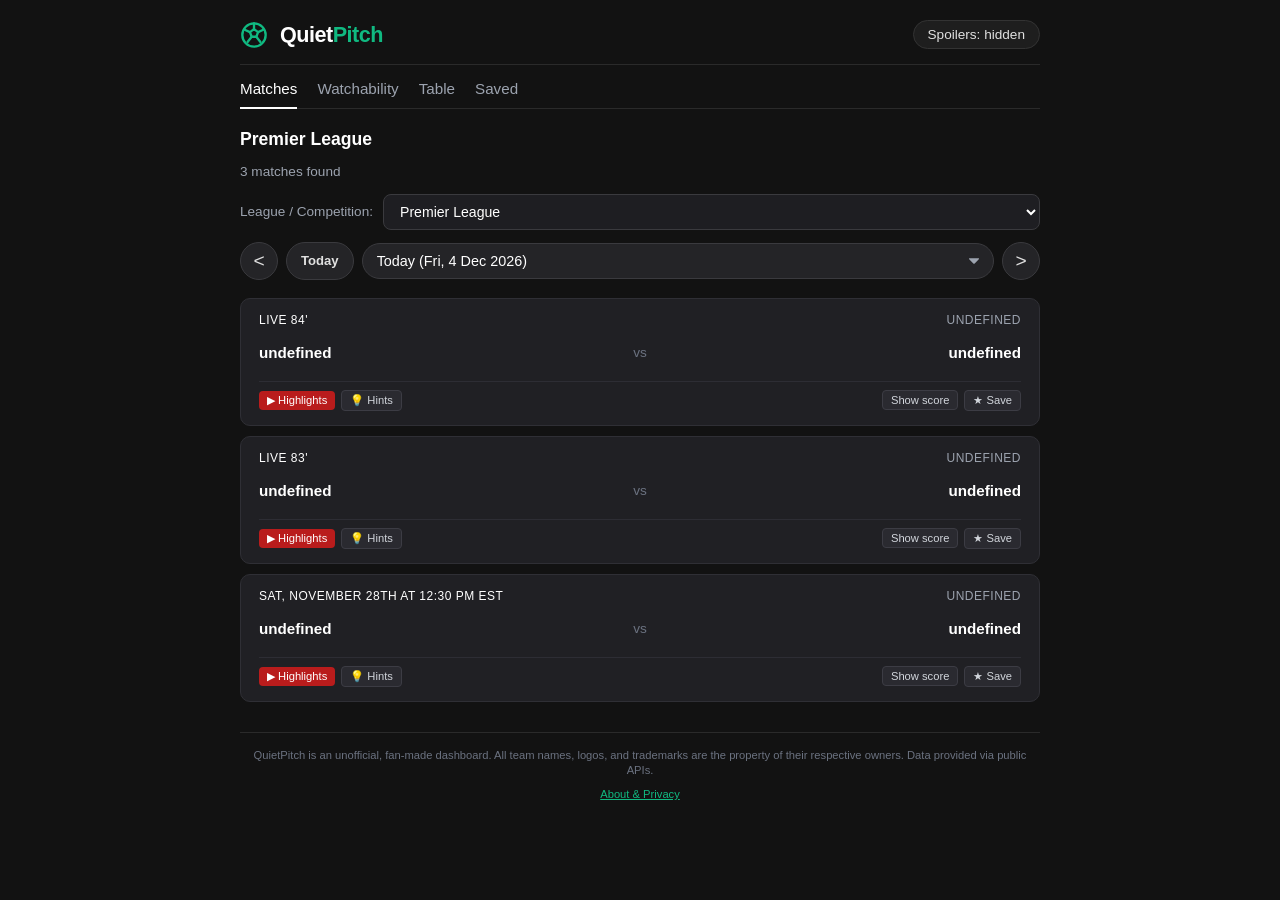
<file: index.html>
<!DOCTYPE html>
<html lang="en">
<head>
    <meta charset="UTF-8">
    <meta name="viewport" content="width=device-width, initial-scale=1.0">
    <title>QuietPitch - Spoiler-Free Football Dashboard</title>
    <link rel="stylesheet" href="style.css">
    <!-- Favicon -->
    <link rel="icon" type="image/svg+xml" href="data:image/svg+xml,<svg xmlns='http://www.w3.org/2000/svg' viewBox='0 0 24 24' fill='none' stroke='%2310b981' stroke-width='2' stroke-linecap='round' stroke-linejoin='round'><circle cx='12' cy='12' r='10'></circle><polygon points='12 7 15.5 9.5 14 13.5 10 13.5 8.5 9.5 12 7'></polygon><line x1='12' y1='2' x2='12' y2='7'></line><line x1='15.5' y1='9.5' x2='20' y2='7.5'></line><line x1='14' y1='13.5' x2='17.5' y2='18'></line><line x1='10' y1='13.5' x2='6.5' y2='18'></line><line x1='8.5' y1='9.5' x2='4' y2='7.5'></line></svg>">
</head>
<body>
    <div class="container">
        <!-- Header / Branding -->
        <header>
            <div class="brand">
                <div class="brand-logo-container">
                    <svg class="brand-goal-svg" width="28" height="28" viewBox="0 0 24 24" fill="none" stroke="#10b981" stroke-width="2" stroke-linecap="round" stroke-linejoin="round">
                        <circle cx="12" cy="12" r="10"></circle>
                        <polygon points="12 7 15.5 9.5 14 13.5 10 13.5 8.5 9.5 12 7"></polygon>
                        <line x1="12" y1="2" x2="12" y2="7"></line>
                        <line x1="15.5" y1="9.5" x2="20" y2="7.5"></line>
                        <line x1="14" y1="13.5" x2="17.5" y2="18"></line>
                        <line x1="10" y1="13.5" x2="6.5" y2="18"></line>
                        <line x1="8.5" y1="9.5" x2="4" y2="7.5"></line>
                    </svg>
                </div>
                <span><span class="quiet">Quiet</span><span class="pitch">Pitch</span></span>
            </div>
            <button id="global-spoiler-toggle" class="spoiler-toggle-badge" onclick="handleGlobalSpoilerClick()">
                Spoilers: <span id="spoiler-state-text">hidden</span>
            </button>
        </header>

        <!-- Main Navigation Tabs -->
        <nav class="nav-tabs">
            <a class="nav-tab active" id="tab-matches" onclick="switchTab('matches')">Matches</a>
            <a class="nav-tab" id="tab-watchability" onclick="switchTab('watchability')">Watchability</a>
            <a class="nav-tab" id="tab-table" onclick="switchTab('table')">Table</a>
            <a class="nav-tab" id="tab-saved" onclick="switchTab('saved')">Saved</a>
        </nav>

        <h2 class="section-title">Premier League</h2>
        <p class="section-subtitle">Loading matches...</p>

        <!-- Competition Selector Dropdown -->
        <div class="competition-selector-bar">
            <span class="selector-label">League / Competition:</span>
            <select id="league-select" class="league-dropdown">
                <option value="eng.1">Premier League</option>
                <option value="eng.2">Championship</option>
                <option value="eng.fa">FA Cup</option>
                <option value="eng.league_cup">EFL Cup</option>
                <option value="uefa.champions">UEFA Champions League</option>
                <option value="uefa.europa">UEFA Europa League</option>
                <option value="esp.1">La Liga</option>
                <option value="ger.1">Bundesliga</option>
                <option value="ita.1">Serie A</option>
                <option value="fra.1">Ligue 1</option>
            </select>
        </div>

        <!-- Date Controls Dropdown & Nav -->
        <div class="date-picker-bar">
            <button id="prev-date-btn" class="date-nav-btn" aria-label="Previous Day">&lt;</button>
            <button id="today-btn" class="date-nav-btn today-jump-btn" title="Jump to Today">Today</button>
            <select id="date-select" class="date-dropdown"></select>
            <button id="next-date-btn" class="date-nav-btn" aria-label="Next Day">&gt;</button>
        </div>

        <!-- Matches / Content Container -->
        <main id="matches-container">
            <!-- Dynamic Match Cards or League Table Renders Here -->
        </main>

        <!-- Trademark & Unofficial Disclaimer Footer -->
        <footer class="site-footer">
            QuietPitch is an unofficial, fan-made dashboard. All team names, logos, and trademarks are the property of their respective owners. Data provided via public APIs.
            <div style="margin-top: 0.5rem;">
                <button id="about-btn" class="footer-about-link">About & Privacy</button>
            </div>
        </footer>
    </div>

    <!-- Global Reveal All Confirmation Modal Overlay -->
    <div id="spoiler-modal" class="modal-overlay hidden">
        <div class="modal-card">
            <h3>Reveal All Scores?</h3>
            <p>This will show all final scores and goalscorers across every match on the current page. Are you sure you want to reveal spoilers?</p>
            
            <label class="modal-checkbox-label">
                <input type="checkbox" id="dont-ask-checkbox">
                Don't ask me again on this device
            </label>

            <div class="modal-actions">
                <button class="modal-btn cancel" onclick="closeSpoilerModal()">Cancel</button>
                <button class="modal-btn continue" onclick="confirmRevealAll()">Reveal Scores</button>
            </div>
        </div>
    </div>

    <!-- Native About & Privacy Modal Dialog -->
    <dialog id="about-modal" class="about-dialog">
      <div class="modal-content">
        <div class="modal-header">
          <h3>About QuietPitch</h3>
          <button id="close-about-modal" class="close-btn">&times;</button>
        </div>
        <p>
          <strong>QuietPitch</strong> is a spoiler-free football dashboard designed for fans who can't watch matches live. Check subtle 💡 Hints for context without ruining the score, or save matches to your personal archive.
        </p>
        <h4>Privacy & Data</h4>
        <p>
          No tracking cookies, no third-party analytics, and no ads. All your settings and bookmarks stay strictly local to your browser.
        </p>
      </div>
    </dialog>

    <script>
      const aboutModal = document.getElementById('about-modal');
      const aboutBtn = document.getElementById('about-btn');
      const closeAboutBtn = document.getElementById('close-about-modal');

      aboutBtn.addEventListener('click', () => aboutModal.showModal());
      closeAboutBtn.addEventListener('click', () => aboutModal.close());
      
      aboutModal.addEventListener('click', (e) => {
        const dialogDimensions = aboutModal.getBoundingClientRect();
        if (
          e.clientX < dialogDimensions.left ||
          e.clientX > dialogDimensions.right ||
          e.clientY < dialogDimensions.top ||
          e.clientY > dialogDimensions.bottom
        ) {
          aboutModal.close();
        }
      });
    </script>
    <script src="script.js"></script>
</body>
</html>
</file>
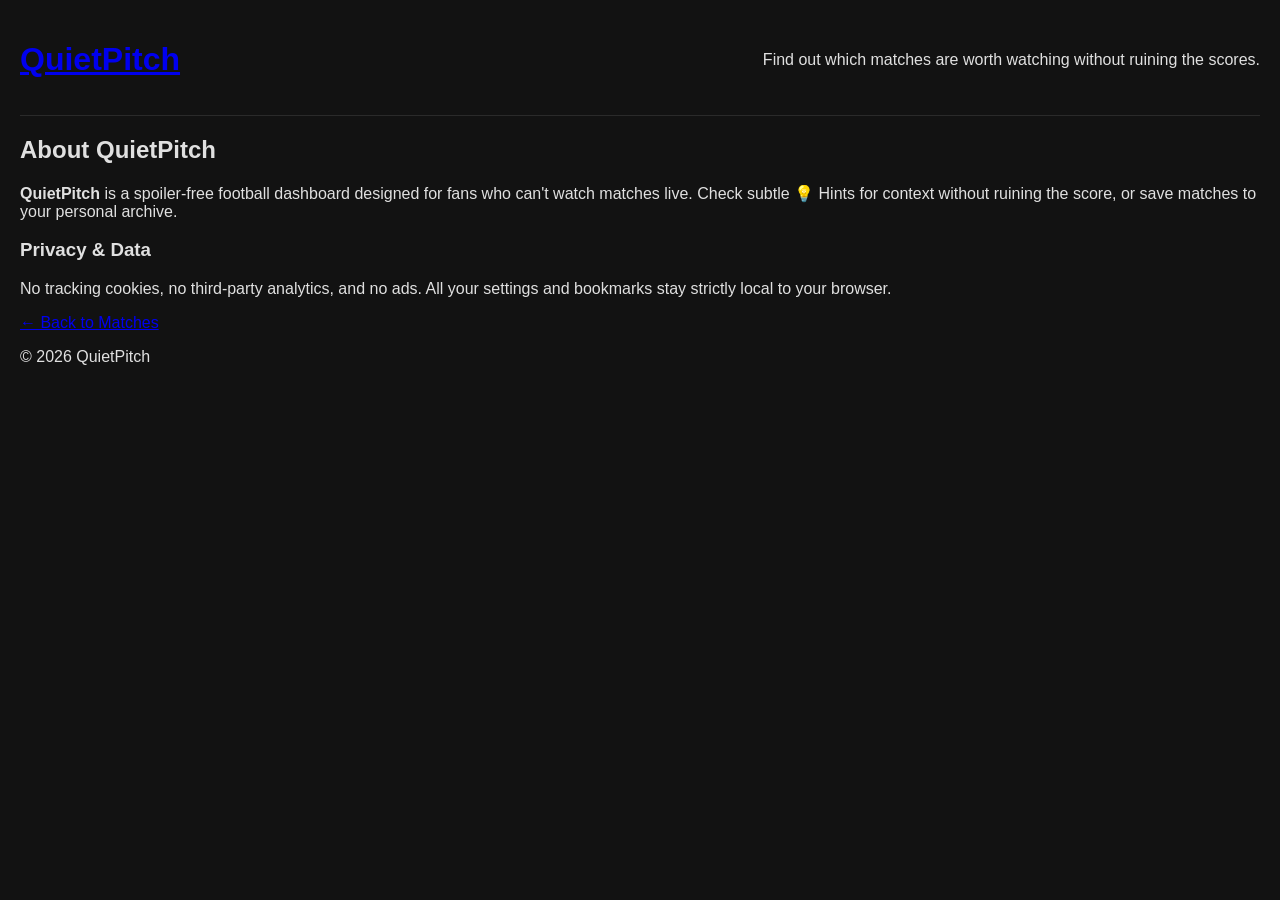
<file: about.html>
<!DOCTYPE html>
<html lang="en">
<head>
    <meta charset="UTF-8">
    <meta name="viewport" content="width=device-width, initial-scale=1.0">
    <title>About — QuietPitch</title>
    <link rel="stylesheet" href="style.css">
</head>
<body>
    <header>
        <h1><a href="index.html" class="brand-link">QuietPitch</a></h1>
        <p class="subtitle">Find out which matches are worth watching without ruining the scores.</p>
    </header>

    <main class="about-page">
        <div class="about-card">
            <h2>About QuietPitch</h2>
            <p>
                <strong>QuietPitch</strong> is a spoiler-free football dashboard designed for fans who can't watch matches live. Check subtle 💡 Hints for context without ruining the score, or save matches to your personal archive.
            </p>

            <h3>Privacy & Data</h3>
            <p>
                No tracking cookies, no third-party analytics, and no ads. All your settings and bookmarks stay strictly local to your browser.
            </p>

            <div class="back-link-container">
                <a href="index.html" class="back-btn">&larr; Back to Matches</a>
            </div>
        </div>
    </main>

    <footer>
        <p>&copy; 2026 QuietPitch</p>
    </footer>
</body>
</html>
</file>
<file: style.css>
body {
    font-family: -apple-system, BlinkMacSystemFont, "Segoe UI", Roboto, Helvetica, Arial, sans-serif;
    background-color: #121212;
    color: #e0e0e0;
    margin: 0;
    padding: 20px;
}

.container {
    max-width: 800px;
    margin: 0 auto;
}

header {
    display: flex;
    justify-content: space-between;
    align-items: center;
    margin-bottom: 15px;
    border-bottom: 1px solid #2a2a2a;
    padding-bottom: 15px;
}

.brand {
    display: flex;
    align-items: center;
    gap: 12px;
    font-size: 1.35rem;
    font-weight: 700;
    letter-spacing: -0.5px;
}

.brand-logo-container {
    display: flex;
    align-items: center;
}

.brand-goal-svg {
    display: block;
}

.quiet {
    color: #ffffff;
}

.pitch {
    color: #10b981;
}

.spoiler-toggle-badge {
    background: #1e1e1e;
    border: 1px solid #333;
    padding: 6px 14px;
    border-radius: 20px;
    font-size: 0.85rem;
    color: #e0e0e0;
    cursor: pointer;
    font-weight: 500;
    transition: all 0.2s ease;
}

.spoiler-toggle-badge:hover {
    background: #2a2a2a;
}

.spoiler-toggle-badge.active {
    background: #10b981;
    border-color: #10b981;
    color: #000000;
    font-weight: 600;
}

.nav-tabs {
    display: flex;
    gap: 20px;
    margin-bottom: 20px;
    border-bottom: 1px solid #2a2a2a;
    padding-bottom: 10px;
    font-size: 0.95rem;
}

.nav-tab {
    color: #9ca3af;
    text-decoration: none;
    cursor: pointer;
}

.nav-tab.active {
    color: #ffffff;
    font-weight: 500;
    border-bottom: 2px solid #ffffff;
    padding-bottom: 10px;
    margin-bottom: -11px;
}

.section-title {
    font-size: 1.1rem;
    font-weight: 600;
    margin-bottom: 12px;
    color: #ffffff;
}

.section-subtitle {
    font-size: 0.85rem;
    color: #9ca3af;
    margin-bottom: 15px;
}

/* Competition Selector Styling */
.competition-selector-bar {
    display: flex;
    align-items: center;
    gap: 10px;
    margin-bottom: 12px;
}

.selector-label {
    font-size: 0.85rem;
    color: #9ca3af;
    font-weight: 500;
}

.league-dropdown {
    flex: 1;
    background: #1e1e22;
    border: 1px solid #3a3a3e;
    color: #ffffff;
    padding: 8px 12px;
    border-radius: 8px;
    font-size: 0.88rem;
    font-weight: 500;
    outline: none;
    cursor: pointer;
}

.league-dropdown:hover {
    background-color: #28282c;
}

/* Date Controls Styling */
.date-picker-bar {
    display: flex;
    align-items: center;
    gap: 8px;
    margin-bottom: 18px;
}

.date-nav-btn {
    background: #242427;
    border: 1px solid #3a3a3e;
    color: #e0e0e0;
    width: 38px;
    height: 38px;
    border-radius: 50%;
    cursor: pointer;
    font-size: 1.2rem;
    display: flex;
    align-items: center;
    justify-content: center;
    transition: background-color 0.15s ease;
}

.date-nav-btn:hover {
    background: #3a3a3e;
    color: #ffffff;
}

.date-nav-btn:disabled {
    cursor: not-allowed;
    background: #1c1c1f;
    border-color: #2a2a2e;
}

/* Today Jump Button Styling */
.today-jump-btn {
    width: auto !important;
    border-radius: 20px !important;
    padding: 0 14px;
    font-size: 0.82rem !important;
    font-weight: 600;
}

.date-dropdown {
    flex: 1;
    background: #242427;
    border: 1px solid #3a3a3e;
    color: #ffffff;
    padding: 9px 14px;
    border-radius: 20px;
    font-size: 0.9rem;
    font-weight: 500;
    outline: none;
    cursor: pointer;
    appearance: none;
    background-image: url("data:image/svg+xml;charset=US-ASCII,%3Csvg%20xmlns%3D%22http%3A%2F%2Fwww.w3.org%2F2000%2Fsvg%22%20width%3D%22292.4%22%20height%3D%22292.4%22%3E%3Cpath%20fill%3D%22%239CA3AF%22%20d%3D%22M287%2069.4a17.6%2017.6%200%200%200-13-5.4H18.4c-5%200-9.3%201.8-12.9%205.4A17.6%2017.6%200%200%200%200%2082.2c0%205%201.8%209.3%205.4%2012.9l128%20127.9c3.6%203.6%207.8%205.4%2012.8%205.4s9.2-1.8%2012.8-5.4L287%2095c3.5-3.5%205.4-7.8%205.4-12.8%200-5-1.9-9.2-5.5-12.8z%22%2F%3E%3C%2Fsvg%3E");
    background-repeat: no-repeat;
    background-position: right 14px center;
    background-size: 10px;
}

.date-dropdown:hover {
    background-color: #2d2d31;
}

/* Match Card Layout & Expansion Transition */
.match-card {
    background: #202024;
    border: 1px solid #2f2f35;
    border-radius: 10px;
    padding: 14px 18px;
    margin-bottom: 10px;
    transition: all 0.25s ease-in-out;
}

.match-card.expanded {
    background: #26262c;
    border-color: #484852;
    box-shadow: 0 8px 20px rgba(0, 0, 0, 0.4);
}

.card-top {
    font-size: 0.75rem;
    color: #9ca3af;
    margin-bottom: 10px;
    display: flex;
    justify-content: space-between;
    align-items: center;
    font-weight: 500;
    text-transform: uppercase;
    letter-spacing: 0.5px;
}

.card-top .status {
    color: #ffffff;
}

/* Pulsing Live Dot & Badge Styling */
.status.live-status {
    display: inline-flex;
    align-items: center;
    gap: 6px;
    background: rgba(239, 68, 68, 0.15);
    border: 1px solid rgba(239, 68, 68, 0.4);
    color: #ef4444;
    padding: 2px 8px;
    border-radius: 12px;
    font-weight: 700;
    letter-spacing: 0.5px;
}

.pulsing-dot {
    width: 8px;
    height: 8px;
    background-color: #ef4444;
    border-radius: 50%;
    display: inline-block;
    box-shadow: 0 0 0 rgba(239, 68, 68, 0.4);
    animation: pulse-animation 1.5s infinite;
}

@keyframes pulse-animation {
    0% {
        transform: scale(0.95);
        box-shadow: 0 0 0 0 rgba(239, 68, 68, 0.7);
    }
    70% {
        transform: scale(1);
        box-shadow: 0 0 0 6px rgba(239, 68, 68, 0);
    }
    100% {
        transform: scale(0.95);
        box-shadow: 0 0 0 0 rgba(239, 68, 68, 0);
    }
}

.teams-container {
    display: flex;
    align-items: flex-start;
    justify-content: space-between;
    margin-bottom: 12px;
}

.team-side {
    display: flex;
    align-items: flex-start;
    gap: 10px;
    width: 38%;
    min-width: 0;
}

.team-side.home {
    justify-content: flex-start;
}

.team-side.away {
    justify-content: flex-end;
    text-align: right;
}

.team-badge {
    width: 32px !important;
    height: 32px !important;
    max-width: 32px !important;
    max-height: 32px !important;
    object-fit: contain;
    flex-shrink: 0;
}

.team-info-block {
    display: flex;
    flex-direction: column;
    min-width: 0;
    flex: 1;
    justify-content: flex-start;
}

.team-side.away .team-info-block {
    align-items: flex-end;
    text-align: right;
}

.team-name {
    font-weight: 600;
    font-size: 0.95rem;
    color: #ffffff;
    white-space: nowrap;
    overflow: visible;
    text-overflow: clip;
    line-height: 32px;
}

.team-side.score-visible .team-info-block {
    overflow: hidden;
}

.team-side.score-visible .team-name {
    overflow: hidden;
    text-overflow: ellipsis;
}

@media (max-width: 768px) {
    .team-side.away.score-visible {
        display: grid;
        grid-template-columns: minmax(0, 1fr) 32px;
        gap: 10px;
        align-items: start;
    }

    .team-side.away.score-visible .team-info-block {
        grid-column: 1;
        align-items: flex-end;
        text-align: right;
        overflow: hidden;
    }

    .team-side.away.score-visible .team-badge {
        grid-column: 2;
        justify-self: end;
    }

    .team-side.away.score-visible .team-name {
        overflow: hidden;
        text-overflow: ellipsis;
        text-align: right;
        width: 100%;
    }
}

.scorers {
    font-size: 0.75rem;
    color: #9ca3af;
    margin-top: 2px;
    line-height: 1.4;
}

.scorers.hidden {
    display: none !important;
}

.scorers:empty {
    display: none !important;
    margin: 0 !important;
    height: 0 !important;
}

.center-area {
    display: flex;
    align-items: center;
    justify-content: center;
    min-width: 90px;
    height: 32px;
}

.vs-divider {
    color: #6b7280;
    font-size: 0.85rem;
    font-weight: 500;
}

.vs-divider.hidden {
    display: none !important;
}

.score {
    font-weight: bold;
    font-family: monospace;
    font-size: 1.25rem;
    letter-spacing: 1.5px;
    color: #ffffff;
    padding-left: 10px;
    padding-right: 10px;
    white-space: nowrap;
    flex-shrink: 0;
}

.score.hidden {
    display: none !important;
}

/* Hints Drawer Styling */
.hints-drawer {
    margin-top: 12px;
    padding-top: 12px;
    border-top: 1px dashed #3a3a42;
    font-size: 0.85rem;
    color: #9ca3af;
    line-height: 1.5;
}

.hints-drawer.hidden {
    display: none !important;
}

.hint-block {
    margin-bottom: 8px;
}

.hint-block:last-child {
    margin-bottom: 0;
}

.hint-question {
    display: flex;
    align-items: center;
    gap: 6px;
    color: #ffffff;
    font-weight: 600;
    font-size: 0.92rem;
    cursor: pointer;
    user-select: none;
    transition: color 0.15s ease;
}

.hint-question:hover {
    color: #10b981;
}

.hint-bullet {
    color: #10b981;
    font-size: 1.05rem;
}

.hint-answer {
    margin-left: 18px;
    margin-top: 3px;
    color: #d1d5db;
    font-size: 0.88rem;
}

.hint-answer.hidden {
    display: none !important;
}

@media (min-width: 769px) {
    .hint-question {
        font-size: 0.85rem;
    }
    .hint-bullet {
        font-size: 0.9rem;
    }
    .hint-answer {
        font-size: 0.82rem;
    }
}

.card-footer {
    display: flex;
    justify-content: space-between;
    align-items: center;
    border-top: 1px solid #2d2d34;
    padding-top: 8px;
    margin-top: 8px;
    gap: 6px;
    flex-wrap: wrap;
}

.footer-left {
    display: flex;
    align-items: center;
    gap: 6px;
}

.card-actions {
    display: flex;
    align-items: center;
    gap: 6px;
}

.highlight-btn {
    background-color: #b91c1c;
    color: white;
    padding: 3px 8px;
    border-radius: 4px;
    text-decoration: none;
    font-size: 0.7rem;
    font-weight: 500;
}

.highlight-btn:hover {
    background-color: #991b1b;
}

.hints-btn, .reveal-btn, .vote-btn {
    background: #2a2a30;
    border: 1px solid #3c3c44;
    color: #d1d5db;
    padding: 3px 8px;
    border-radius: 4px;
    cursor: pointer;
    font-size: 0.7rem;
    font-weight: 500;
    display: inline-flex;
    align-items: center;
    gap: 4px;
}

.hints-btn:hover, .reveal-btn:hover, .vote-btn:hover {
    background: #35353d;
    color: #ffffff;
    border-color: #4a4a55;
}

.vote-btn.active {
    background: #1e3a8a;
    border-color: #3b82f6;
    color: #93c5fd;
}

/* Standings Table Styling */
.table-responsive {
    width: 100%;
    overflow-x: auto;
    background: #202024;
    border: 1px solid #2f2f35;
    border-radius: 10px;
    box-shadow: 0 8px 20px rgba(0, 0, 0, 0.4);
}

.standings-table {
    width: 100%;
    border-collapse: collapse;
    text-align: left;
    font-size: 0.88rem;
    color: #e0e0e0;
}

.standings-table th {
    background: #26262c;
    color: #9ca3af;
    font-weight: 600;
    font-size: 0.75rem;
    text-transform: uppercase;
    letter-spacing: 0.5px;
    padding: 12px 10px;
    border-bottom: 1px solid #3a3a42;
}

.standings-table td {
    padding: 10px 10px;
    border-bottom: 1px solid #2a2a30;
    white-space: nowrap;
}

.standings-table tbody tr:hover {
    background: #26262c;
}

.standings-table tbody tr:last-child td {
    border-bottom: none;
}

.pos-col {
    width: 40px;
    text-align: center;
    color: #9ca3af;
    font-weight: 600;
}

.team-col {
    min-width: 180px;
}

.table-team-cell {
    display: flex;
    align-items: center;
    gap: 10px;
    font-weight: 600;
    color: #ffffff;
}

.table-badge {
    width: 22px;
    height: 22px;
    object-fit: contain;
    flex-shrink: 0;
}

.pts-col {
    font-weight: bold;
    color: #10b981;
}

/* Site Footer / Disclaimer Styling */
.site-footer {
    text-align: center;
    font-size: 0.7rem;
    color: #6b7280;
    margin-top: 30px;
    border-top: 1px solid #2a2a2a;
    padding-top: 15px;
    line-height: 1.4;
}

/* Modal Overlay Styling */
.modal-overlay {
    position: fixed;
    top: 0;
    left: 0;
    width: 100vw;
    height: 100vh;
    background: rgba(0, 0, 0, 0.75);
    display: flex;
    align-items: center;
    justify-content: center;
    z-index: 1000;
}

.modal-overlay.hidden {
    display: none !important;
}

.modal-card {
    background: #202024;
    border: 1px solid #3a3a42;
    border-radius: 12px;
    padding: 22px 24px;
    width: 100%;
    max-width: 380px;
    box-shadow: 0 10px 25px rgba(0, 0, 0, 0.5);
    color: #e0e0e0;
    margin: auto;
}

.modal-card h3 {
    margin: 0 0 10px 0;
    font-size: 1.15rem;
    color: #ffffff;
}

.modal-card p {
    margin: 0 0 18px 0;
    font-size: 0.9rem;
    color: #9ca3af;
    line-height: 1.4;
}

.modal-checkbox-label {
    display: flex;
    align-items: center;
    gap: 8px;
    font-size: 0.88rem;
    color: #d1d5db;
    margin-bottom: 22px;
    cursor: pointer;
}

.modal-checkbox-label input {
    cursor: pointer;
    accent-color: #10b981;
    width: 16px;
    height: 16px;
}

.modal-actions {
    display: flex;
    justify-content: flex-end;
    gap: 10px;
}

.modal-btn {
    padding: 8px 16px;
    border-radius: 6px;
    font-size: 0.88rem;
    font-weight: 500;
    cursor: pointer;
    border: 1px solid transparent;
}

.modal-btn.cancel {
    background: #2d2d34;
    border-color: #3f3f46;
    color: #e0e0e0;
}

.modal-btn.cancel:hover {
    background: #3f3f46;
}

.modal-btn.continue {
    background: #10b981;
    color: #ffffff;
}

.modal-btn.continue:hover {
    background: #059669;
}

.footer-about-link {
  background: none;
  border: none;
  color: #10b981;
  font-size: inherit;
  font-family: inherit;
  cursor: pointer;
  text-decoration: underline;
  padding: 0;
}

.footer-about-link:hover {
  opacity: 0.8;
}

dialog.about-dialog {
  border: 1px solid #3a3a42;
  border-radius: 12px;
  padding: 0;
  max-width: 440px;
  width: 90%;
  margin: auto;
  box-shadow: 0 10px 25px rgba(0, 0, 0, 0.5);
  background: #202024;
  color: #e0e0e0;
}

dialog.about-dialog::backdrop {
  background: rgba(0, 0, 0, 0.75);
  backdrop-filter: blur(2px);
}

.about-dialog .modal-content {
  padding: 22px 24px;
  text-align: left;
}

.about-dialog .modal-header {
  display: flex;
  justify-content: space-between;
  align-items: center;
  margin-bottom: 12px;
}

.about-dialog .modal-header h3 {
  font-size: 1.15rem;
  font-weight: 600;
  color: #ffffff;
  margin: 0;
}

.about-dialog .close-btn {
  background: none;
  border: none;
  font-size: 1.4rem;
  cursor: pointer;
  color: #9ca3af;
  padding: 0;
  line-height: 1;
}

.about-dialog .close-btn:hover {
  color: #ffffff;
}

.about-dialog h4 {
  font-size: 0.8rem;
  font-weight: 600;
  text-transform: uppercase;
  letter-spacing: 0.5px;
  color: #9ca3af;
  margin-top: 18px;
  margin-bottom: 6px;
}

.about-dialog p {
  font-size: 0.9rem;
  line-height: 1.4;
  color: #9ca3af;
  margin: 0 0 10px 0;
}
</file>
